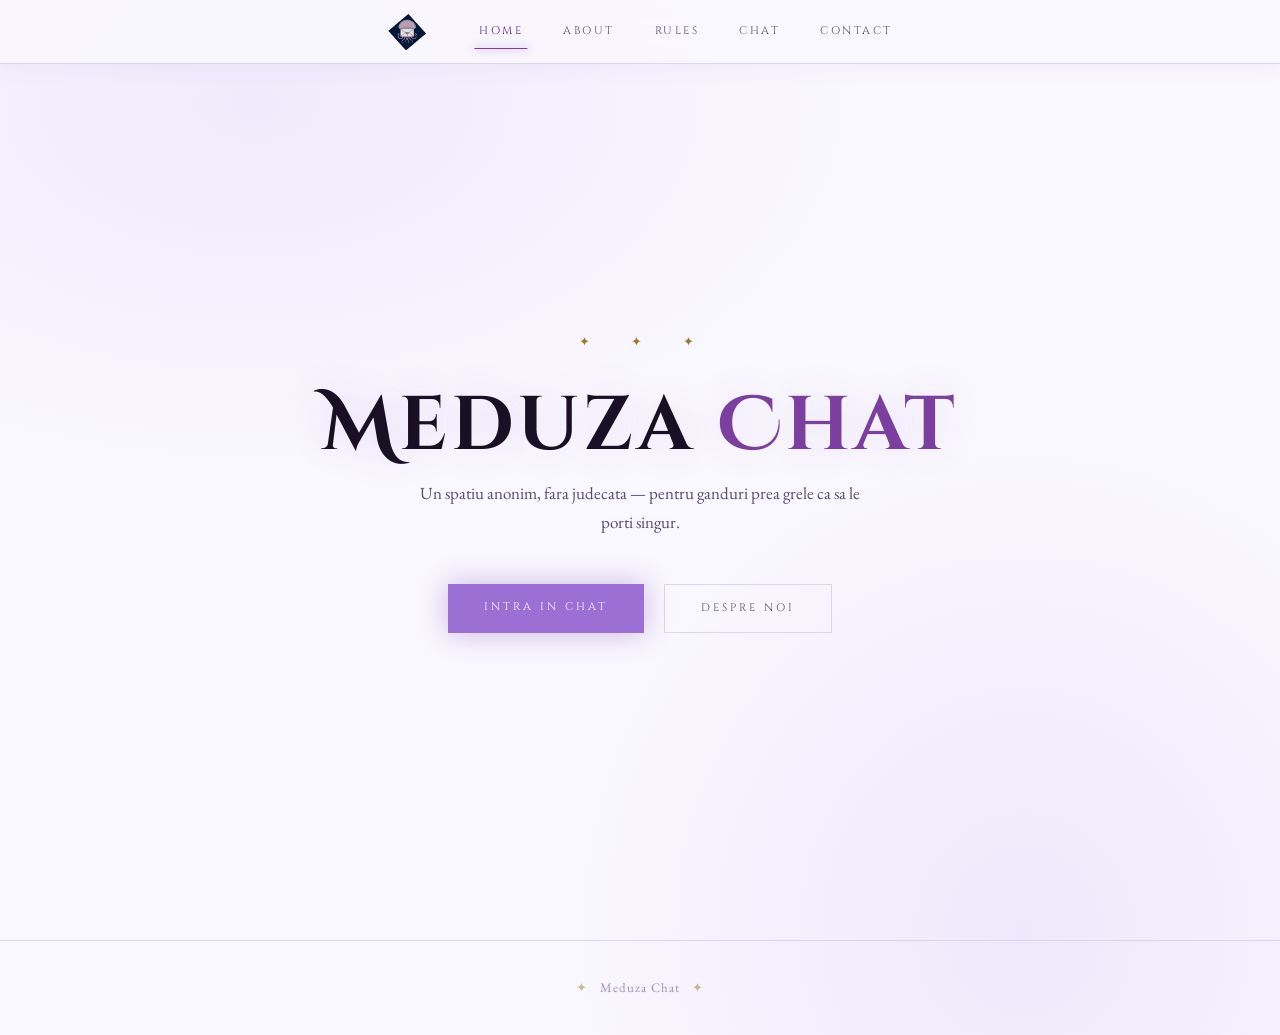
<file: index.html>
<!DOCTYPE html>
<html lang="ro">
<head>
  <meta charset="UTF-8">
  <meta name="viewport" content="width=device-width, initial-scale=1.0">
  <title>Meduza Chat</title>
  <link rel="stylesheet" href="style.css">
</head>
<body>

<nav>
  <a href="index.html" class="nav-logo-link">
    <img src="Untitled.png" alt="Meduza Logo" class="nav-logo">
  </a>
  <a href="index.html" class="active">Home</a>
  <a href="about.html">About</a>
  <a href="rules.html" >Rules</a>
  <a href="chat.html">Chat</a>
  <a href="contact.html">Contact</a>
</nav>


<div class="page">

  <!-- Sectiunea principala (centrata pe ecran) -->
  <section class="hero" style="
    display: flex;
    flex-direction: column;
    align-items: center;
    justify-content: center;
    min-height: calc(100vh - 64px);
    text-align: center;
    padding: 60px 40px;
  ">

    <!-- Ornament decorativ -->
    <p style="color: var(--gold); font-size: 13px; letter-spacing: 8px; opacity: 0.5; margin-bottom: 32px; animation: fadeDown 1s ease both;">
      ✦ &nbsp; ✦ &nbsp; ✦
    </p>

    <!-- Titlul principal -->
    <h1 style="
      font-family: 'Cinzel Decorative', serif;
      font-size: clamp(36px, 7vw, 76px);
      color: var(--text);
      letter-spacing: 4px;
      line-height: 1.1;
      margin-bottom: 10px;
      text-shadow: 0 0 40px rgba(120,60,180,0.15);
      animation: fadeDown 1s ease 0.15s both;
    ">
      Meduza <span style="color: var(--accent);">Chat</span>
    </h1>  
    </p>

    <!-- Descriere scurta -->
    <p style="
      max-width: 460px;
      color: var(--text-dim);
      font-size: 17px;
      margin-bottom: 48px;
      animation: fadeDown 1s ease 0.45s both;
    ">
      Un spatiu anonim, fara judecata — pentru ganduri prea grele ca sa le porti singur.
    </p>

    <!-- Butoane -->
    <div style="display: flex; gap: 20px; animation: fadeDown 1s ease 0.6s both;">
      <a href="chat.html" class="btn btn-primary">Intra in Chat</a>
      <a href="about.html" class="btn btn-secondary">Despre noi</a>
    </div>

  </section>

  <footer>
    <span>✦</span> &nbsp; Meduza Chat &nbsp; <span>✦</span>
  </footer>
</div>

</body>
</html>
</file>
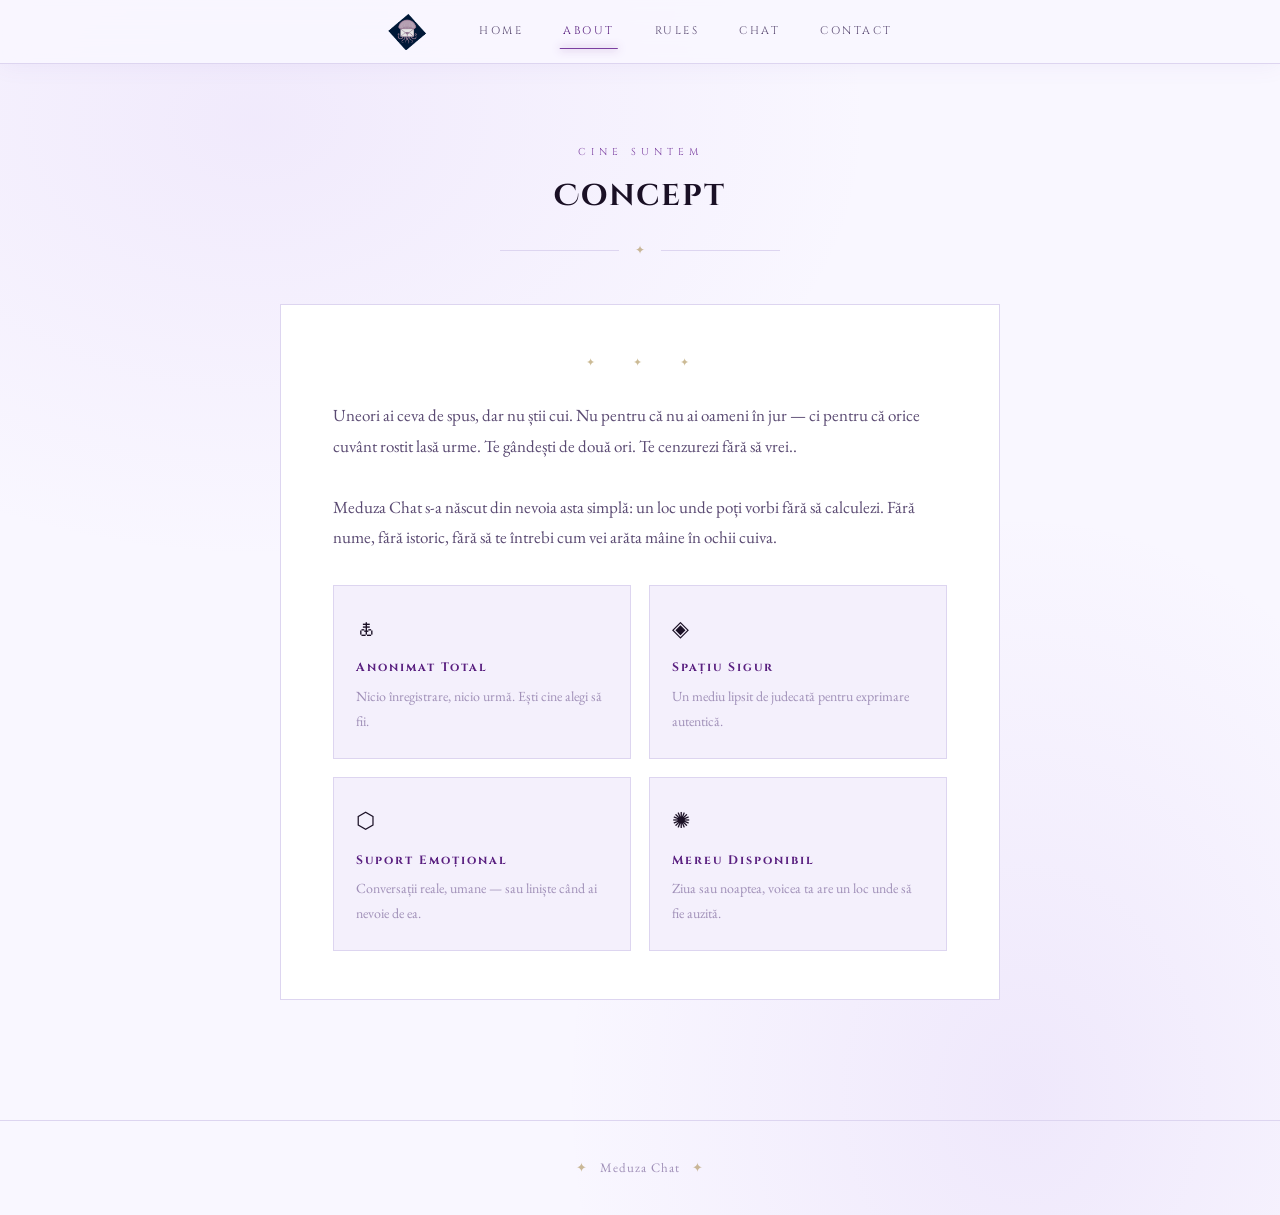
<file: about.html>
<!DOCTYPE html>
<html lang="ro">
<head>
  <meta charset="UTF-8">
  <meta name="viewport" content="width=device-width, initial-scale=1.0">
  <title>Meduza Chat — About</title>
  <link rel="stylesheet" href="style.css">
</head>
<body>

<nav>
  <a href="index.html" class="nav-logo-link"><img src="Untitled.png" alt="Meduza Logo" class="nav-logo"></a>
  <a href="index.html">Home</a>
  <a href="about.html" class="active">About</a>
  <a href="rules.html" >Rules</a>
  <a href="chat.html">Chat</a>
  <a href="contact.html">Contact</a>
</nav>

<div class="page">
  <div class="container">

    <div class="section-header animate-in">
      <span class="section-label">Cine suntem</span>
      <h2>Concept</h2>
      <div class="divider"><span>✦</span></div>
    </div>

    <div class="card animate-in" style="animation-delay:0.15s">
      <div class="card-ornament">✦ &nbsp;&nbsp; ✦ &nbsp;&nbsp; ✦</div>

      <p>Uneori ai ceva de spus, dar nu știi cui. Nu pentru că nu ai oameni în jur — ci pentru că orice cuvânt rostit lasă urme. Te gândești de două ori. Te cenzurezi fără să vrei..</p>

      <br>

      <p>Meduza Chat s-a născut din nevoia asta simplă: un loc unde poți vorbi fără să calculezi. Fără nume, fără istoric, fără să te întrebi cum vei arăta mâine în ochii cuiva.</p>

      <div class="features">
        <div class="feature">
          <div class="feature-icon">🜏</div>
          <h3>Anonimat Total</h3>
          <p>Nicio înregistrare, nicio urmă. Ești cine alegi să fii.</p>
        </div>
        <div class="feature">
          <div class="feature-icon">◈</div>
          <h3>Spațiu Sigur</h3>
          <p>Un mediu lipsit de judecată pentru exprimare autentică.</p>
        </div>
        <div class="feature">
          <div class="feature-icon">⬡</div>
          <h3>Suport Emoțional</h3>
          <p>Conversații reale, umane — sau liniște când ai nevoie de ea.</p>
        </div>
        <div class="feature">
          <div class="feature-icon">✺</div>
          <h3>Mereu Disponibil</h3>
          <p>Ziua sau noaptea, voicea ta are un loc unde să fie auzită.</p>
        </div>
      </div>
    </div>

  </div>

  <footer>
    <span>✦</span> &nbsp; Meduza Chat &nbsp; <span>✦</span>
  </footer>
</div>

</body>
</html>
</file>
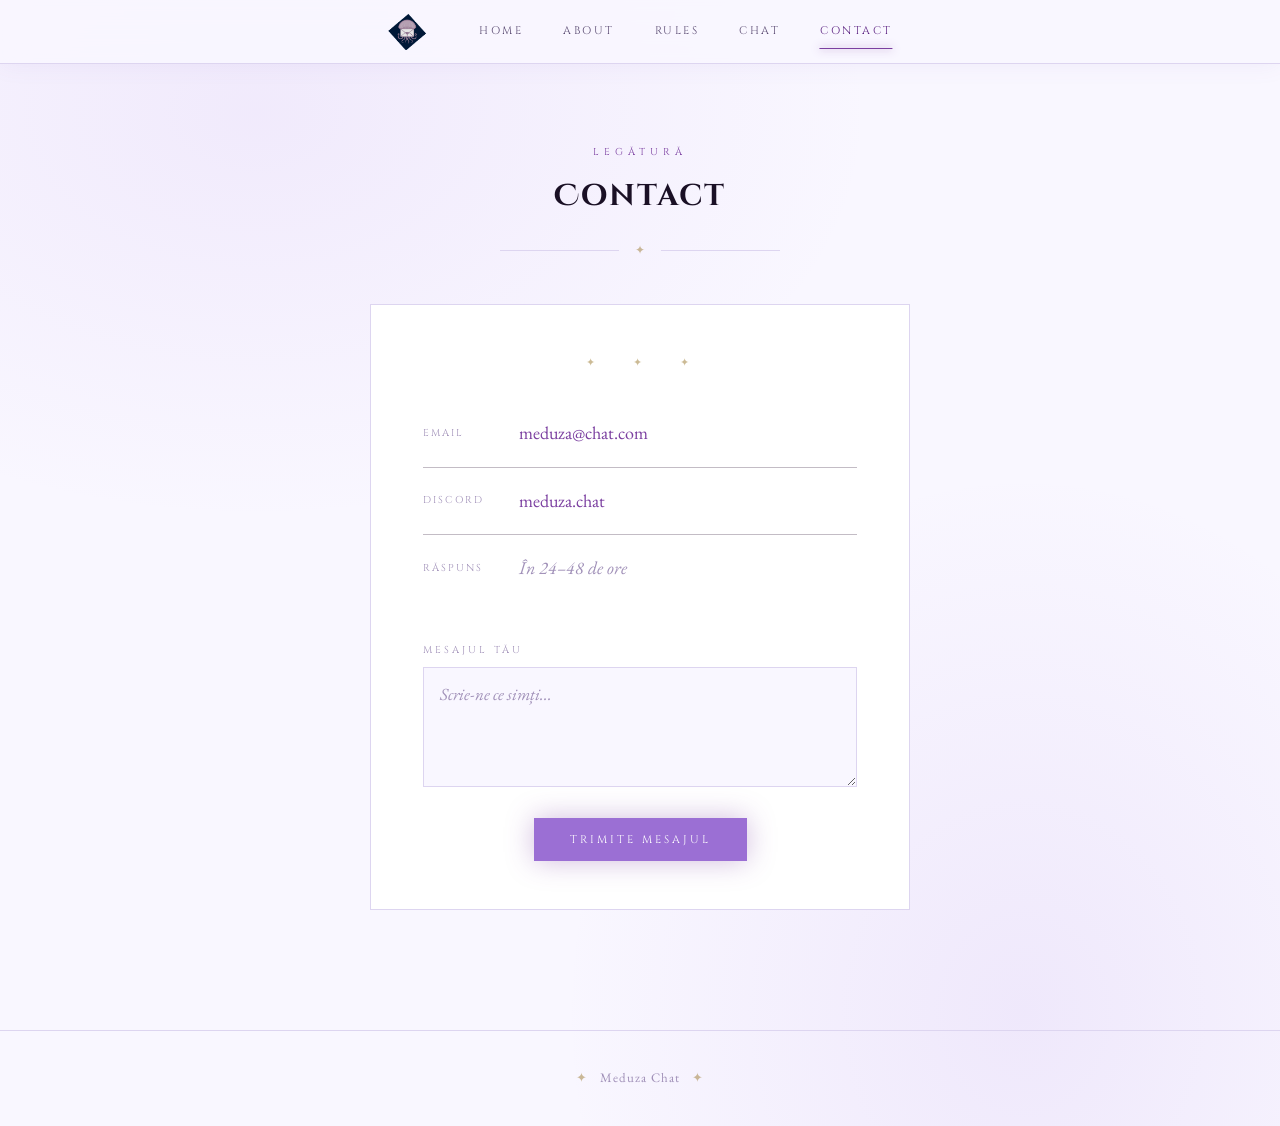
<file: contact.html>
<!DOCTYPE html>
<html lang="ro">
<head>
  <meta charset="UTF-8">
  <meta name="viewport" content="width=device-width, initial-scale=1.0">
  <title>Meduza Chat — Contact</title>
  <link rel="stylesheet" href="style.css">
</head>
<body>

<nav>
  <a href="index.html" class="nav-logo-link"><img src="Untitled.png" alt="Meduza Logo" class="nav-logo"></a>
  <a href="index.html">Home</a>
  <a href="about.html">About</a>
  <a href="rules.html" >Rules</a>
  <a href="chat.html">Chat</a>
  <a href="contact.html" class="active">Contact</a>
</nav>

<div class="page">
  <div class="container" style="max-width:620px">

    <div class="section-header animate-in">
      <span class="section-label">Legătură</span>
      <h2>Contact</h2>
      <div class="divider"><span>✦</span></div>
    </div>

    <div class="card animate-in" style="animation-delay:0.15s">
      <div class="card-ornament">✦ &nbsp;&nbsp; ✦ &nbsp;&nbsp; ✦</div>

      <div class="contact-info">
        <span class="ci-label">Email</span>
        <a href="mailto:meduza@chat.com">meduza@chat.com</a>
      </div>
      <div class="contact-info">
        <span class="ci-label">Discord</span>
        <a href="#">meduza.chat</a>
      </div>
      <div class="contact-info" style="border:none">
        <span class="ci-label">Răspuns</span>
        <span style="color:var(--text-faint); font-style:italic">În 24–48 de ore</span>
      </div>

      <div style="margin-top:40px">
        <div class="form-group">
          <label class="form-label">Mesajul tău</label>
          <textarea class="form-textarea" placeholder="Scrie-ne ce simți..."></textarea>
        </div>

        <div style="text-align:center; margin-top:8px">
          <button class="btn btn-primary" onclick="submitContact()">Trimite Mesajul</button>
        </div>

        <p id="contact-confirm" style="text-align:center; margin-top:18px; font-style:italic; color:var(--accent); display:none;">
          Mesajul tău a plecat în noapte. ✦
        </p>
      </div>
    </div>

  </div>

  <footer>
    <span>✦</span> &nbsp; Meduza Chat &nbsp; <span>✦</span>
  </footer>
</div>

<script>
function submitContact() {
  const ta = document.querySelector('.form-textarea');
  if (ta.value.trim()) {
    document.getElementById('contact-confirm').style.display = 'block';
    ta.value = '';
  }
}
</script>

</body>
</html>
</file>
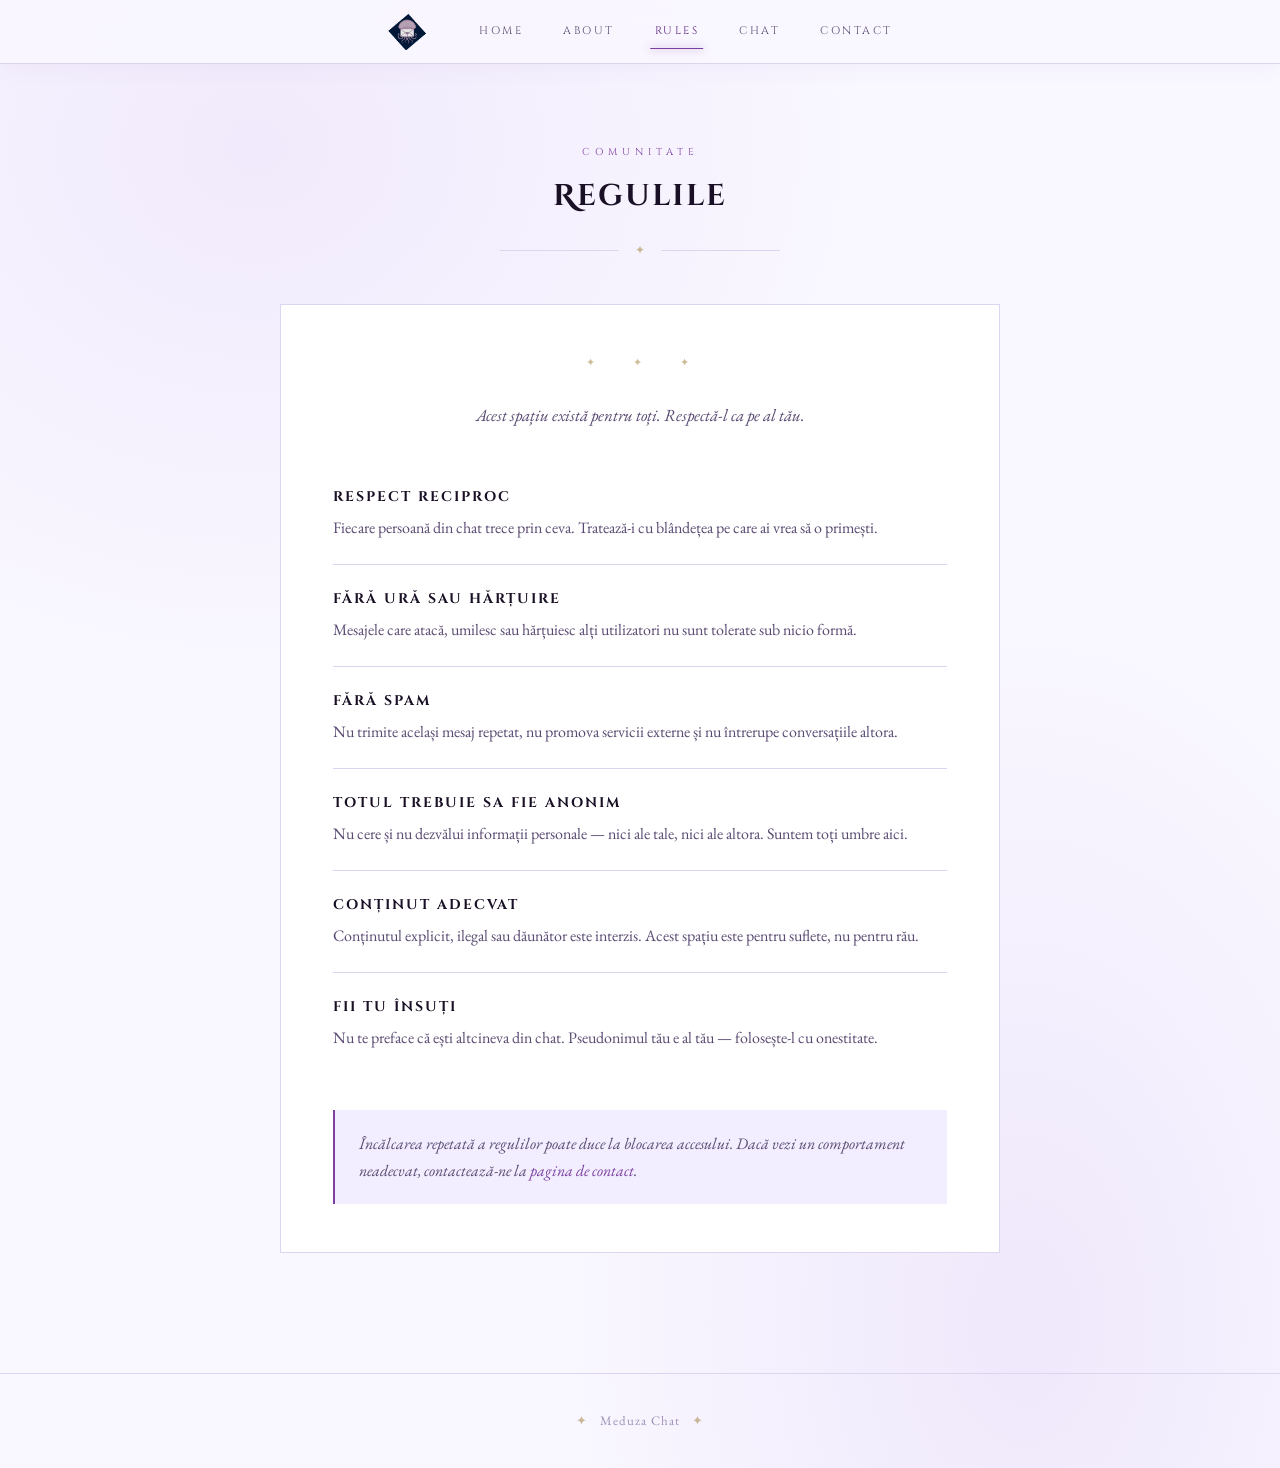
<file: rules.html>
<!DOCTYPE html>
<html lang="ro">
<head>
  <meta charset="UTF-8">
  <meta name="viewport" content="width=device-width, initial-scale=1.0">
  <title>Meduza Chat — Rules</title>
  <link rel="stylesheet" href="style.css">
</head>
<body>

<nav>
  <a href="index.html" class="nav-logo-link"><img src="Untitled.png" alt="Meduza Logo" class="nav-logo"></a>
  <a href="index.html">Home</a>
  <a href="about.html">About</a>
  <a href="rules.html" class="active">Rules</a>
  <a href="chat.html">Chat</a>
  <a href="contact.html">Contact</a>
</nav>

<div class="page">
  <div class="container">

    <div class="section-header animate-in">
      <span class="section-label">Comunitate</span>
      <h2>Regulile</h2>
      <div class="divider"><span>✦</span></div>
    </div>

    <div class="card animate-in" style="animation-delay:0.15s">
      <div class="card-ornament">✦ &nbsp;&nbsp; ✦ &nbsp;&nbsp; ✦</div>

      <p style="color:var(--text-dim); font-style:italic; text-align:center; margin-bottom:32px;">
        Acest spațiu există pentru toți. Respectă-l ca pe al tău.
      </p>

      <!-- Regulile -->
      <div class="rules-list">

        <div class="rule-item">
          <div class="rule-content">
            <h3>Respect reciproc</h3>
            <p>Fiecare persoană din chat trece prin ceva. Tratează-i cu blândețea pe care ai vrea să o primești.</p>
          </div>
        </div>

        <div class="rule-item">
          <div class="rule-content">
            <h3>Fără ură sau hărțuire</h3>
            <p>Mesajele care atacă, umilesc sau hărțuiesc alți utilizatori nu sunt tolerate sub nicio formă.</p>
          </div>
        </div>

        <div class="rule-item">
          <div class="rule-content">
            <h3>Fără spam</h3>
            <p>Nu trimite același mesaj repetat, nu promova servicii externe și nu întrerupe conversațiile altora.</p>
          </div>
        </div>

        <div class="rule-item">
          <div class="rule-content">
            <h3>Totul trebuie sa fie anonim</h3>
            <p>Nu cere și nu dezvălui informații personale — nici ale tale, nici ale altora. Suntem toți umbre aici.</p>
          </div>
        </div>

        <div class="rule-item">
          <div class="rule-content">
            <h3>Conținut adecvat</h3>
            <p>Conținutul explicit, ilegal sau dăunător este interzis. Acest spațiu este pentru suflete, nu pentru rău.</p>
          </div>
        </div>

        <div class="rule-item" style="border:none;">
          <div class="rule-content">
            <h3>Fii tu însuți</h3>
            <p>Nu te preface că ești altcineva din chat. Pseudonimul tău e al tău — folosește-l cu onestitate.</p>
          </div>
        </div>

      </div>

      <!-- Nota de final -->
      <div style="
        margin-top: 36px;
        padding: 20px 24px;
        background: var(--surface2);
        border-left: 2px solid var(--accent);
        color: var(--text-dim);
        font-style: italic;
        font-size: 16px;
      ">
        Încălcarea repetată a regulilor poate duce la blocarea accesului.
        Dacă vezi un comportament neadecvat, contactează-ne la
        <a href="contact.html" style="color:var(--accent); text-decoration:none;">pagina de contact</a>.
      </div>

    </div>

  </div>

  <footer>
    <span>✦</span> &nbsp; Meduza Chat &nbsp; <span>✦</span>
  </footer>
</div>

</body>
</html>
</file>
<file: style.css>
@import url('https://fonts.googleapis.com/css2?family=Cinzel+Decorative:wght@400;700&family=Cinzel:wght@400;500&family=EB+Garamond:ital,wght@0,400;1,400&display=swap');

:root {
  --bg:           #f9f7ff;      /* fundalul paginii */
  --surface:      #ffffff;      /* fundalul cardurilor */
  --surface2:     #f2eeff;      /* fundalul mesajelor din chat */
  --border:       #ddd5f0;      /* culoarea bordurilor */
  --border-glow:  #9b6fd4;      /* bordura când e activ / hover */
  --accent:       #7b3fa0;      /* violet principal */
  --accent2:      #5a2080;      /* violet închis */
  --accent3:      #9b6fd4;      /* violet mediu */
  --text:         #1a1025;      /* text principal */
  --text-dim:     #5a4a72;      /* text secundar / mai slab */
  --text-faint:   #a090b8;      /* text foarte slab (placeholder) */
  --gold:         #9b7a30;      /* auriu pentru ornamente */
}
* {
  box-sizing: border-box; /* padding-ul se include in latime */
  margin: 0;
  padding: 0;
}

body {
  background-color: var(--bg);
  color: var(--text);
  font-family: 'EB Garamond', Georgia, serif;
  font-size: 18px;
  line-height: 1.7;
  min-height: 100vh;
  overflow-x: hidden;

  /* gradient subtil pe fundal */
  background-image:
    radial-gradient(ellipse 80% 60% at 20% 10%, rgba(180,140,230,0.12) 0%, transparent 60%),
    radial-gradient(ellipse 60% 80% at 80% 90%, rgba(150,100,220,0.10) 0%, transparent 60%);


}nav {
  position: fixed;      /* ramane sus la scroll */
  top: 0;
  left: 0;
  right: 0;
  z-index: 100;         /* sa fie deasupra oricarui alt element */

  display: flex;
  align-items: center;
  justify-content: center;
  gap: 8px;

  height: 64px;
  padding: 0 32px;

  background: rgba(249, 247, 255, 0.92);
  backdrop-filter: blur(14px);
  border-bottom: 1px solid var(--border);
  box-shadow: 0 1px 24px rgba(120,80,180,0.07);
}

nav a:not(.nav-logo-link) {
  color: var(--text-dim);
  text-decoration: none;
  font-family: 'Cinzel', serif;
  font-size: 11px;
  letter-spacing: 2.5px;
  text-transform: uppercase;
  padding: 8px 16px;
  position: relative;
  transition: color 0.3s;
}

nav a:not(.nav-logo-link):hover,
nav a.active {
  color: var(--accent2);
}

/* Linia animata sub link-ul activ */
nav a:not(.nav-logo-link)::after {
  content: '';
  position: absolute;
  bottom: 0;
  left: 50%;
  transform: translateX(-50%);
  width: 0;
  height: 1px;
  background: var(--accent);
  box-shadow: 0 0 8px var(--accent);
  transition: width 0.3s;
}

nav a:not(.nav-logo-link):hover::after,
nav a.active::after {
  width: 70%;
}

.nav-logo-link {
  margin-right: 16px;   /* spatiu fata de linkuri */
  display: flex;
  align-items: center;
  flex-shrink: 0;
}

.nav-logo {
  height: 38px;         /* <-- schimba inaltimea logo-ului */
  width: auto;          /* latimea se ajusteaza automat */
  object-fit: contain;
  filter: brightness(0.9);
  transition: filter 0.3s;
}

.nav-logo:hover {
  filter: brightness(1.2) drop-shadow(0 0 8px rgba(176,108,224,0.5));
}

.page {
  padding-top: 64px;    /* spatiu pentru navbar */
  min-height: 100vh;
}


/* ================================================
   5. BUTOANE
   ================================================ */

.btn {
  font-family: 'Cinzel', serif;
  font-size: 11px;
  letter-spacing: 3px;
  text-transform: uppercase;
  text-decoration: none;
  padding: 14px 36px;
  border: none;
  cursor: pointer;
  display: inline-block;
  transition: all 0.3s;
}

/* Buton principal (violet plin) */
.btn-primary {
  background: linear-gradient(135deg, var(--accent3), var(--border-glow));
  color: white;
  box-shadow: 0 0 28px rgba(123,63,160,0.35);
}

.btn-primary:hover {
  box-shadow: 0 0 48px rgba(176,108,224,0.55);
  transform: translateY(-2px);
}

/* Buton secundar (transparent cu bordura) */
.btn-secondary {
  background: transparent;
  color: var(--text-dim);
  border: 1px solid var(--border);
}

.btn-secondary:hover {
  border-color: var(--accent);
  color: var(--accent2);
  box-shadow: 0 0 18px rgba(123,63,160,0.2);
  transform: translateY(-2px);
}


/* ================================================
   6. CARDURI
   ================================================ */

.container {
  max-width: 800px;
  margin: 0 auto;       /* centrat orizontal */
  padding: 80px 40px;
}

.card {
  background: var(--surface);
  border: 1px solid var(--border);
  padding: 48px 52px;
}

.card-ornament {
  text-align: center;
  color: var(--gold);
  font-size: 11px;
  letter-spacing: 6px;
  margin-bottom: 28px;
  opacity: 0.5;
}

.card h2 {
  font-family: 'Cinzel Decorative', serif;
  font-size: 26px;
  color: var(--text);
  letter-spacing: 2px;
  margin-bottom: 20px;
  text-align: center;
}

.card p {
  color: var(--text-dim);
  font-size: 17px;
  line-height: 1.8;
}

.section-header {
  text-align: center;
  margin-bottom: 44px;
}

.section-label {
  display: block;
  font-family: 'Cinzel', serif;
  font-size: 10px;
  letter-spacing: 5px;
  text-transform: uppercase;
  color: var(--accent);
  margin-bottom: 10px;
}

.section-header h2 {
  font-family: 'Cinzel Decorative', serif;
  font-size: 30px;
  color: var(--text);
  letter-spacing: 2px;
}

.section-header .divider {
  display: flex;
  align-items: center;
  gap: 16px;
  margin: 18px auto;
  max-width: 280px;
}

.section-header .divider::before,
.section-header .divider::after {
  content: '';
  flex: 1;
  height: 1px;
  background: var(--border);
}

.section-header .divider span {
  color: var(--gold);
  font-size: 12px;
  opacity: 0.5;
}


/* ================================================
   7. FORMULARE
   ================================================ */

.form-group {
  margin-bottom: 22px;
}

.form-label {
  display: block;
  font-family: 'Cinzel', serif;
  font-size: 10px;
  letter-spacing: 3px;
  text-transform: uppercase;
  color: var(--text-faint);
  margin-bottom: 8px;
}

.form-input,
.form-textarea {
  width: 100%;
  background: #f9f7ff;
  border: 1px solid var(--border);
  color: var(--text);
  font-family: 'EB Garamond', serif;
  font-size: 17px;
  padding: 13px 16px;
  outline: none;
  transition: border-color 0.3s, box-shadow 0.3s;
}

.form-input:focus,
.form-textarea:focus {
  border-color: var(--border-glow);
  box-shadow: 0 0 18px rgba(123,63,160,0.2);
}

.form-input::placeholder,
.form-textarea::placeholder {
  color: var(--text-faint);
  font-style: italic;
}

.form-textarea {
  resize: vertical;
  min-height: 120px;
  line-height: 1.6;
}


/* ================================================
   8. CHAT
   ================================================ */

.chat-wrapper {
  max-width: 700px;
  margin: 0 auto;
  padding: 50px 40px;
  display: flex;
  flex-direction: column;
  height: calc(100vh - 64px);
}

.chat-header {
  text-align: center;
  margin-bottom: 24px;
  flex-shrink: 0;
}

.chat-header h2 {
  font-family: 'Cinzel Decorative', serif;
  font-size: 20px;
  color: var(--text);
  letter-spacing: 2px;
  margin-bottom: 4px;
}

.chat-header p {
  font-style: italic;
  color: var(--text-faint);
  font-size: 15px;
}

#messages {
  flex: 1;
  overflow-y: auto;
  background: var(--surface);
  border: 1px solid var(--border);
  padding: 20px;
  display: flex;
  flex-direction: column;
  gap: 10px;
  scrollbar-width: thin;
  scrollbar-color: var(--border) transparent;
}

.message {
  padding: 11px 16px;
  background: var(--surface2);
  border-left: 2px solid var(--accent3);
  color: var(--text);
  font-size: 16px;
  animation: msgIn 0.3s ease;
}

.message .msg-meta {
  font-family: 'Cinzel', serif;
  font-size: 9px;
  letter-spacing: 2px;
  color: var(--text-faint);
  margin-bottom: 4px;
  text-transform: uppercase;
}

.chat-input-row {
  display: flex;
  border: 1px solid var(--border);
  border-top: none;
}

#msg {
  flex: 1;
  background: #f9f7ff;
  border: none;
  color: var(--text);
  font-family: 'EB Garamond', serif;
  font-size: 17px;
  padding: 15px 18px;
  outline: none;
}

#msg::placeholder {
  color: var(--text-faint);
  font-style: italic;
}

#sendBtn {
  background: linear-gradient(135deg, var(--accent3), var(--border-glow));
  border: none;
  color: white;
  font-family: 'Cinzel', serif;
  font-size: 10px;
  letter-spacing: 2px;
  text-transform: uppercase;
  padding: 0 24px;
  cursor: pointer;
  transition: box-shadow 0.3s;
}

#sendBtn:hover {
  box-shadow: 0 0 28px rgba(123,63,160,0.5);
}


/* ================================================
   9. ABOUT — Feature Cards
   ================================================ */

.features {
  display: grid;
  grid-template-columns: 1fr 1fr;
  gap: 18px;
  margin-top: 32px;
}

.feature {
  padding: 24px 22px;
  background: #f4f0fc;
  border: 1px solid var(--border);
  transition: border-color 0.3s, box-shadow 0.3s;
}

.feature:hover {
  border-color: var(--accent3);
  box-shadow: 0 0 18px rgba(106,42,138,0.15);
}

.feature-icon {
  font-size: 22px;
  margin-bottom: 10px;
}

.feature h3 {
  font-family: 'Cinzel', serif;
  font-size: 12px;
  letter-spacing: 2px;
  color: var(--accent2);
  margin-bottom: 6px;
}

.feature p {
  font-size: 14px;
  color: var(--text-faint);
}


/* ================================================
   10. CONTACT
   ================================================ */

.contact-info {
  display: flex;
  align-items: center;
  gap: 16px;
  padding: 18px 0;
  border-bottom: 1px solid rgba(58,34,64,0.3);
  color: var(--text-dim);
}

.contact-info .ci-label {
  font-family: 'Cinzel', serif;
  font-size: 10px;
  letter-spacing: 2px;
  color: var(--text-faint);
  text-transform: uppercase;
  min-width: 80px;
}

.contact-info a {
  color: var(--accent);
  text-decoration: none;
  transition: color 0.2s;
}

.contact-info a:hover {
  color: var(--accent2);
}


/* ================================================
   11. FOOTER
   ================================================ */

footer {
  text-align: center;
  padding: 36px;
  border-top: 1px solid var(--border);
  color: var(--text-faint);
  font-size: 13px;
  letter-spacing: 1px;
  margin-top: 40px;
}

footer span {
  color: var(--gold);
  opacity: 0.5;
}


/* ================================================
   12. ANIMATII
   ================================================ */

@keyframes fadeDown {
  from { opacity: 0; transform: translateY(-16px); }
  to   { opacity: 1; transform: translateY(0); }
}

@keyframes msgIn {
  from { opacity: 0; transform: translateX(-8px); }
  to   { opacity: 1; transform: translateX(0); }
}

.animate-in {
  animation: fadeDown 0.8s ease both;
}


/* ================================================
   RESPONSIVE — ecrane mici (telefon)
   ================================================ */

@media (max-width: 640px) {
  nav {
    padding: 0 10px;
    gap: 0;
    overflow-x: auto;
    justify-content: flex-start;
  }

  nav a:not(.nav-logo-link) {
    padding: 8px 8px;
    font-size: 10px;
  }

  .nav-logo {
    height: 28px;
  }

  .container {
    padding: 50px 18px;
  }

  .card {
    padding: 30px 20px;
  }

  .features {
    grid-template-columns: 1fr;
  }

  .chat-wrapper {
    padding: 30px 14px;
  }
}


/* ── Rules page ── */
.rules-list {
  display: flex;
  flex-direction: column;
  gap: 0;
}

.rule-item {
  display: flex;
  gap: 24px;
  align-items: flex-start;
  padding: 22px 0;
  border-bottom: 1px solid var(--border);
}

.rule-number {
  font-family: 'Cinzel Decorative', serif;
  font-size: 22px;
  color: var(--accent);
  opacity: 0.4;
  min-width: 40px;
  line-height: 1;
  padding-top: 4px;
}

.rule-content h3 {
  font-family: 'Cinzel', serif;
  font-size: 14px;
  letter-spacing: 2px;
  color: var(--text);
  margin-bottom: 6px;
  text-transform: uppercase;
}

.rule-content p {
  color: var(--text-dim);
  font-size: 16px;
  line-height: 1.7;
  margin: 0;
}
</file>
